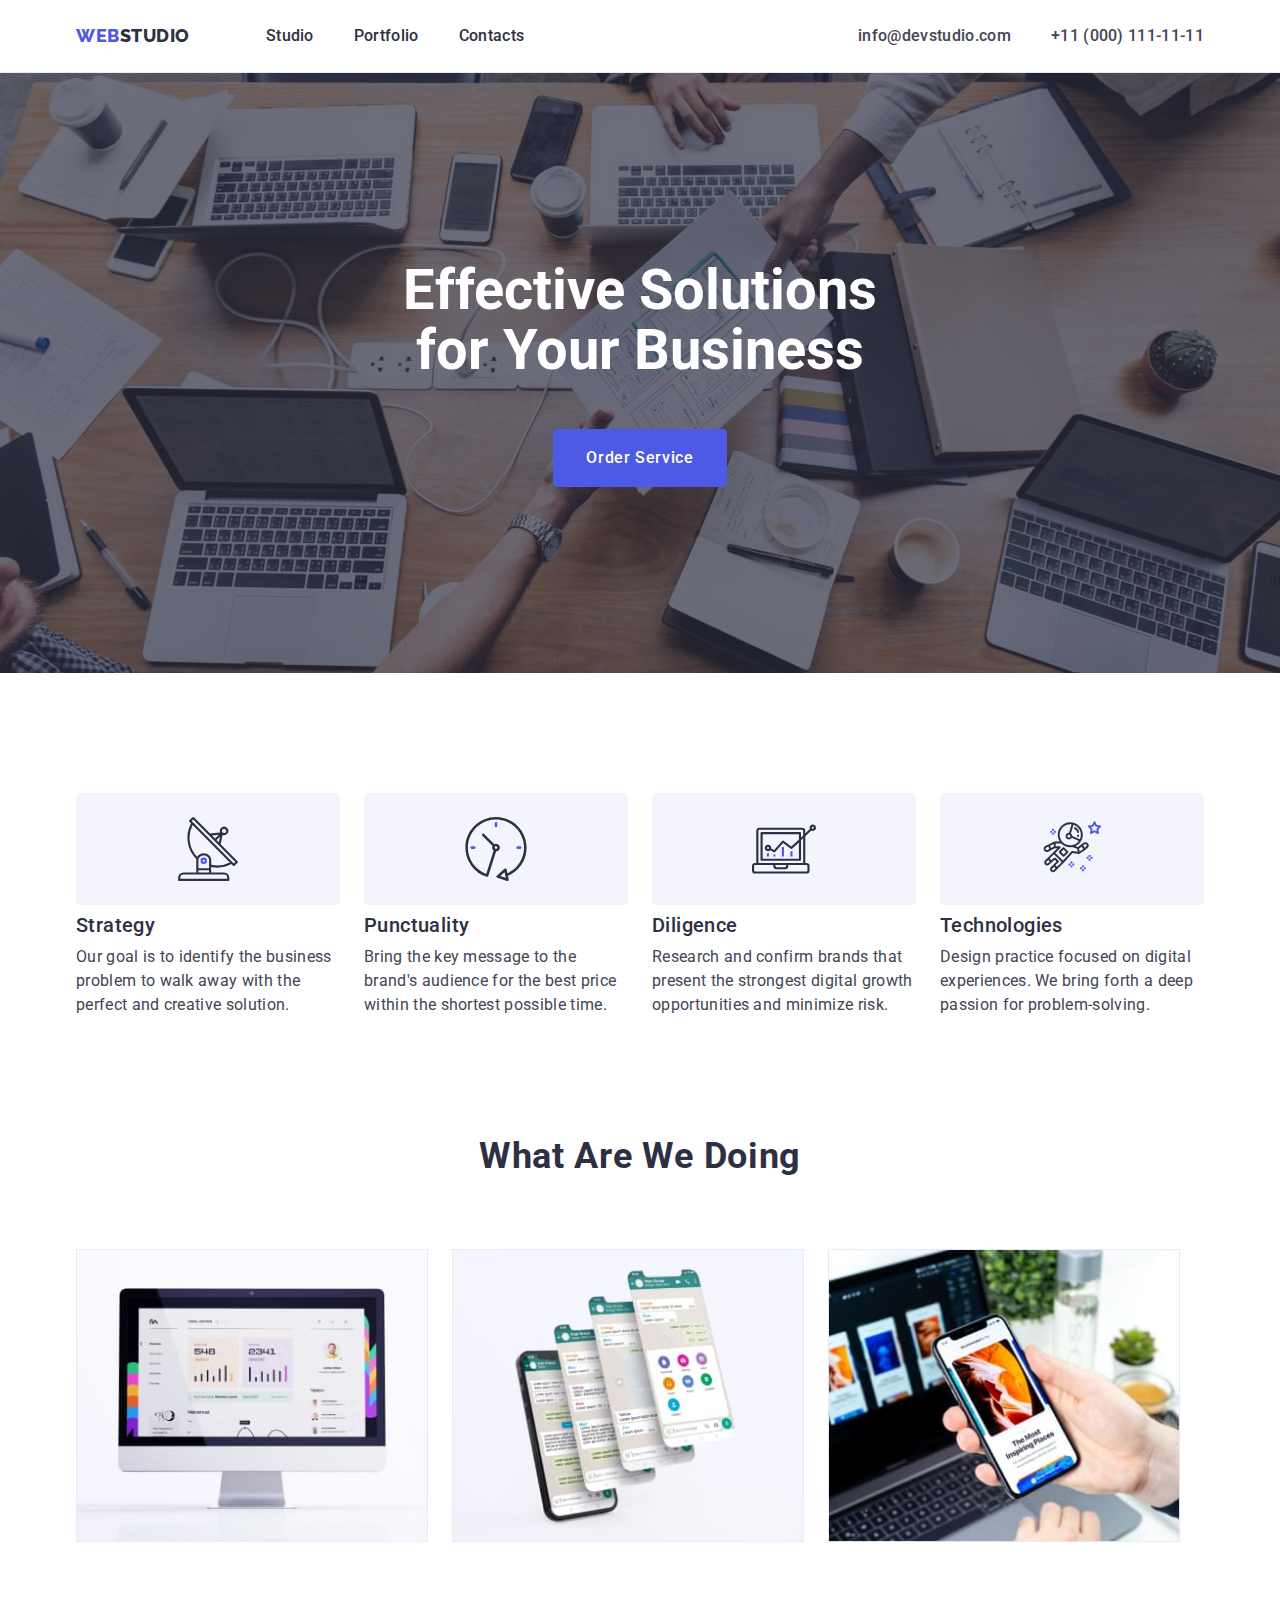
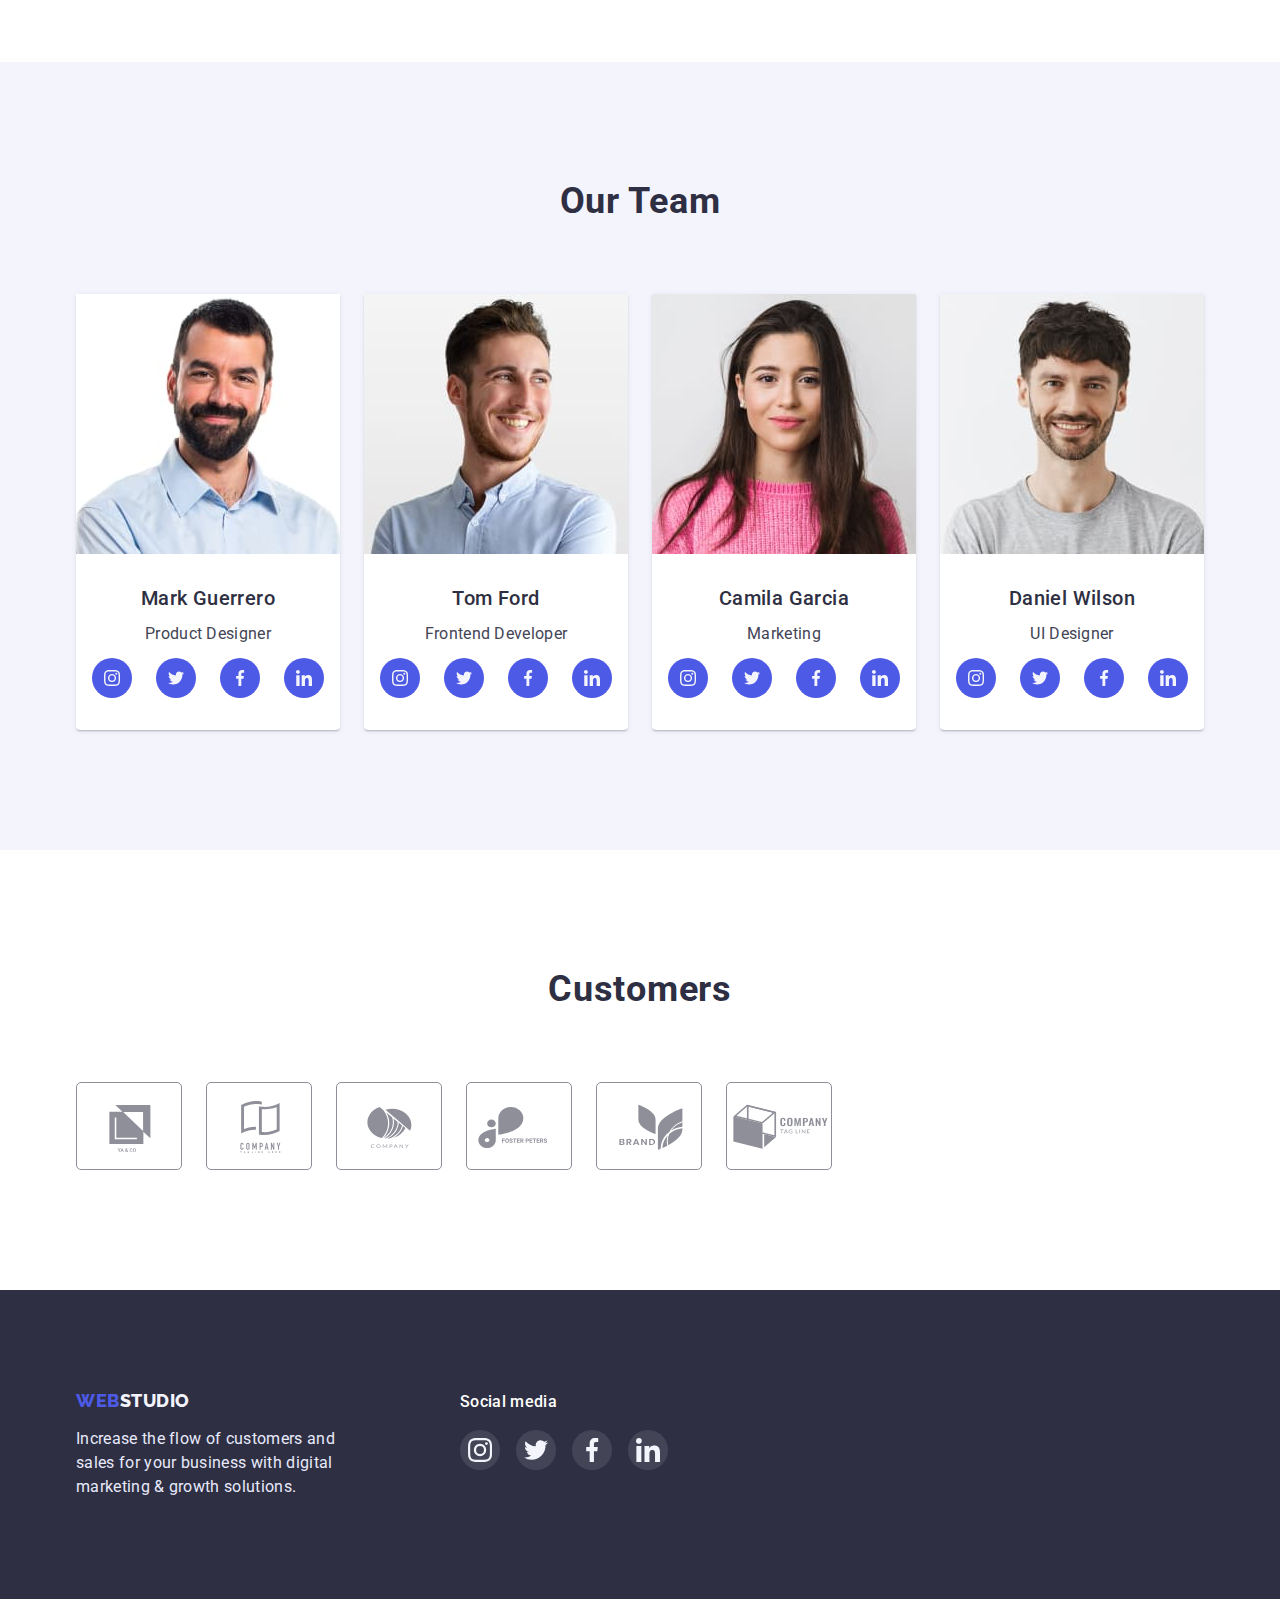
<file: index.html>
<!DOCTYPE html>
<html lang="en">
<head>
    <meta charset="UTF-8">
    <meta http-equiv="X-UA-Compatible" content="IE=edge">
    <meta name="viewport" content="width=device-width, initial-scale=1.0">
    <title>Document</title>
    <link rel="stylesheet" href="https://cdn.jsdelivr.net/npm/modern-normalize@1.1.0/modern-normalize.min.css">
    <link rel="preconnect" href="https://fonts.googleapis.com"/>
    <link rel="preconnect" href="https://fonts.gstatic.com" crossorigin/>
    <link href="https://fonts.googleapis.com/css2?family=Raleway:wght@800&family=Roboto:wght@400;500;700;900&display=swap" rel="stylesheet">
    <link rel="stylesheet" href="./css/styles.css" />   
</head>
<body>
    <header class="header">
    <div class="container">
        <div class ="header-flex">
        <nav class="header-navigation">
            <a class="header-logo link" href="./index.html">
                <span class="logo-color">Web</span>Studio</a>
    
            <ul class="header-list list">
                <li class="header-item">
                    <a class="header-link link" href="./index.html">Studio</a></li>
                <li class="header-item">
                    <a class="header-link link" href="./portfolio.html">Portfolio</a></li>
                <li class="header-item">
                    <a class="header-link link" href="">Contacts</a></li>
            </ul>
        </nav>
        <address class="header-address">
            <ul class="adress-list list">
                <li><a class="header-mailto link" href="mailto:info@devstudio.com">info@devstudio.com</a></li>
                <li><a class="header-tel link" href="tel:+110001111111">+11 (000) 111-11-11</a></li>
            </ul>
        </address>
        </div>
    </div>
    </header>
    <main>
        <section class="hero section">
            <div class="container">
               <h1 class="hero-title">Effective Solutions for Your Business</h1>
               <button class="hero-btn" type="button">Order Service</button>
            </div>
        </section>
        <section class="benefits section">
            <div class="container">
              <h2 class="visually-hidden">Advantages</h2>

               <ul class="benefits-list list">
                 <li class="benefits-item">
                    <div class="benefits-icon">
                        <svg class="benefits-icon-symbol">
                          <use href="./images/icons.svg#icon-antenna"></use>
                        </svg>
                      </div>
                    <h3 class="benefits-subtitle">Strategy</h3>
                    <p class="benefits-text">Our goal is to identify the business problem to walk away with the perfect and creative solution.</p>
                 </li>
                 <li class="benefits-item">
                    <div class="benefits-icon">
                        <svg class="benefits-icon-symbol">
                          <use href="./images/icons.svg#icon-clock"></use>
                        </svg>
                      </div>
                    <h3 class="benefits-subtitle">Punctuality</h3>
                    <p class="benefits-text">Bring the key message to the brand's audience for the best price within the shortest possible time.</p>
                 </li>
                 <li class="benefits-item">
                    <div class="benefits-icon">
                        <svg class="benefits-icon-symbol">
                          <use href="./images/icons.svg#icon-diagram"></use>
                        </svg>
                      </div>
                    <h3 class="benefits-subtitle">Diligence</h3>
                    <p class="benefits-text">Research and confirm brands that present the strongest digital growth opportunities and minimize risk.</p>
                 </li>
                 <li class="benefits-item">
                    <div class="benefits-icon">
                        <svg class="benefits-icon-symbol">
                          <use href="./images/icons.svg#icon-astronaut"></use>
                        </svg>
                      </div>
                    <h3 class="benefits-subtitle">Technologies</h3>
                    <p class="benefits-text">Design practice focused on digital experiences. We bring forth a deep passion for problem-solving.</p>
                 </li>
              </ul>
            </div>
        </section>
        <section class="services section">
            <div class="container">
            <h2 class="services-title">What are we doing</h2>
            <ul class="services-list list">
                <li class="services-item">
                    <img
                    src="./images/computer.jpg" 
                    alt="computer screen"
                    width="360"
                    height="300"
                    />
                </li>
                <li class="services-item">
                    <img
                    src="./images/screen.jpg"
                    alt="phone screenshots"
                    width="360"
                    height="300"
                    />
                </li>
                <li class="services-item">
                    <img 
                    src="./images/telephone.jpg"
                    alt="phone in hand"
                    width="360"
                    height="300"
                    />
                    <li class="services-item">
            </ul>
        </div>
        </section>
        <section class="team section">
            <div class="container">
            <h2 class="team-title">Our Team</h2>
            <ul class="team-list list">
                <li class="team-item">
                    <img 
                    src="./images/mark-guerrero.jpg"
                    alt="Mark Guerrero"
                    width="264"
                    height="260"
                    />
                    <div class="team-name">
                    <h3 class="team-subtitle">Mark Guerrero</h3>
                    <p class="team-text">Product Designer</p>
                    <ul class="team-text-list">
                        <li class="team-text-item">
                            <a class="team-text-link link" href>
                                 <svg clas="team-text-icon" width="16" height="16" >
                                 <use href="./images/icons.svg#icon-instagram">
                                 </use>
                                 </svg>
                            </a>
                        </li>
                        <li class="team-text-item">
                            <a class="team-text-link link" href>
                                <svg clas="team-text-icon" width="16" height="16" >
                                <use href="./images/icons.svg#icon-twitter">
                                </use>
                                </svg>
                            </a>
                        </li>
                        <li class="team-text-item">
                            <a class="team-text-link link" href>
                                <svg clas="team-text-icon" width="16" height="16" >
                                <use href="./images/icons.svg#icon-facebook">
                                </use>
                                </svg>
                            </a>
                        </li>
                        <li class="team-text-item">
                            <a class="team-text-link link" href>
                                <svg clas="team-text-icon" width="16" height="16" >
                                <use href="./images/icons.svg#icon-linkedin">
                                </use>
                                </svg>
                            </a>
                        </li>
                    </ul>
                </div>
                </li>
                <li class="team-item">
                    <img 
                    src="./images/tom-ford.jpg"
                    alt="Tom Ford"
                    width="264"
                    height="260"
                    />
                    <div class="team-name">
                    <h3 class="team-subtitle">Tom Ford</h3>
                    <p class="team-text">Frontend Developer</p>
                    <ul class="team-text-list">
                        <li class="team-text-item link">
                            <a class="team-text-link link" href>
                                 <svg clas="team-text-icon" width="16" height="16" >
                                 <use href="./images/icons.svg#icon-instagram">
                                 </use>
                                 </svg>
                            </a>
                        </li>
                        <li class="team-text-item">
                            <a class="team-text-link link" href>
                                <svg clas="team-text-icon" width="16" height="16" >
                                <use href="./images/icons.svg#icon-twitter">
                                </use>
                                </svg>
                            </a>
                        </li>
                        <li class="team-text-item">
                            <a class="team-text-link link" href>
                                <svg clas="team-text-icon" width="16" height="16" >
                                <use href="./images/icons.svg#icon-facebook">
                                </use>
                                </svg>
                            </a>
                        </li>
                        <li class="team-text-item">
                            <a class="team-text-link link" href>
                                <svg clas="team-text-icon" width="16" height="16" >
                                <use href="./images/icons.svg#icon-linkedin">
                                </use>
                                </svg>
                            </a>
                        </li>
                    </ul>
                </div>
                </li>
                <li class="team-item">
                    <img 
                    src="./images/camila-garcia.jpg"
                    alt="Camila Garcia"
                    width="264"
                    height="260"
                    />
                    <div class="team-name">
                    <h3 class="team-subtitle">Camila Garcia</h3>
                    <p class="team-text">Marketing</p>
                    <ul class="team-text-list">
                        <li class="team-text-item">
                            <a class="team-text-link link" href>
                                 <svg class="team-text-icon" width="16" height="16" >
                                 <use href="./images/icons.svg#icon-instagram">
                                 </use>
                                 </svg>
                            </a>
                        </li>
                        <li class="team-text-item">
                            <a class="team-text-link link" href>
                                <svg class="team-text-icon" width="16" height="16" >
                                <use href="./images/icons.svg#icon-twitter">
                                </use>
                                </svg>
                            </a>
                        </li>
                        <li class="team-text-item">
                            <a class="team-text-link link" href>
                                <svg class="team-text-icon" width="16" height="16" >
                                <use href="./images/icons.svg#icon-facebook">
                                </use>
                                </svg>
                            </a>
                        </li>
                        <li class="team-text-item">
                            <a class="team-text-link link" href>
                                <svg class="team-text-icon" width="16" height="16" >
                                <use href="./images/icons.svg#icon-linkedin">
                                </use>
                                </svg>
                            </a>
                        </li>
                    </ul>
                </div>
                </li>
                <li class="team-item">
                    <img 
                    src="./images/daniel-wilson.jpg"
                    alt="Daniel Wilson"
                    width="264"
                    height="260"
                    />
                    <div class="team-name">
                    <h3 class="team-subtitle">Daniel Wilson</h3>
                    <p class="team-text">UI Designer</p>
                    <ul class="team-text-list">
                        <li class="team-text-item">
                            <a class="team-text-link link" href>
                                 <svg class="team-text-icon" width="16" height="16" >
                                 <use href="./images/icons.svg#icon-instagram">
                                 </use>
                                 </svg>
                            </a>
                        </li>
                        <li class="team-text-item">
                            <a class="team-text-link link" href>
                                <svg class="team-text-icon" width="16" height="16" >
                                <use href="./images/icons.svg#icon-twitter">
                                </use>
                                </svg>
                            </a>
                        </li>
                        <li class="team-text-item">
                            <a class="team-text-link link" href>
                                <svg class="team-text-icon" width="16" height="16" >
                                <use href="./images/icons.svg#icon-facebook">
                                </use>
                                </svg>
                            </a>
                        </li>
                        <li class="team-text-item">
                            <a class="team-text-link link" href>
                                <svg class="team-text-icon" width="16" height="16" >
                                <use href="./images/icons.svg#icon-linkedin">
                                </use>
                                </svg>
                            </a>
                        </li>
                    </ul>
                </div>
                </li>
            </ul>
            </div>
        </section>
        <section class="customers section">
            <div class="container">
            <h2 class="customers-title">Customers</h2>
            <ul class="customers-list list">
                <li class="customers-item">
                    <a class="customers-text-link link" href>
                        <svg class="customers-text-icon" width="104" height="56" >
                        <use href="./images/icons.svg#icon-logo">
                        </use>
                        </svg>
                   </a>
                </li>
                <li class="customers-item">
                    <a class="customers-text-link link" href>
                        <svg class="customers-text-icon" width="104" height="56" >
                        <use href="./images/icons.svg#icon-logo2">
                        </use>
                        </svg>
                    </a>
                </li>
                <li class="customers-item">
                    <a class="customers-text-link link" href>
                        <svg class="customers-text-icon" width="104" height="56" >
                        <use href="./images/icons.svg#icon-logo3">
                        </use>
                        </svg>
                    </a>
                </li>
                <li class="customers-item">
                    <a class="customers-text-link link" href>
                        <svg class="customers-text-icon" width="104" height="56" >
                        <use href="./images/icons.svg#icon-logo4">
                        </use>
                        </svg>
                    </a>
                </li>
                <li class="customers-item">
                    <a class="customers-text-link link" href>
                        <svg class="customers-text-icon" width="104" height="56" >
                        <use href="./images/icons.svg#icon-logo5">
                        </use>
                        </svg>
                    </a>
                </li>
                <li class="customers-item">
                    <a class="customers-text-link link" href>
                        <svg class="customers-text-icon" width="104" height="56" >
                        <use href="./images/icons.svg#icon-logo6">
                        </use>
                        </svg>
                    </a>
                </li>
            </ul>
        </div>
        </section>
    </main>
    <footer class="footer">
        <div class="container footer-container">
            <div class="footer-container-logo">   
               <a class="footer-logo link" href="./index.html">
               <span class="logo-color">Web</span>Studio</a>
               <p class="footer-text">Increase the flow of customers and sales for your business with digital marketing & growth solutions.</p>
            </div>
        <div class="media-footer-container" >
            <p class="media-footer" >Social media</p>
            <ul class="footer-list list" >
                <li class="footer-item" >
                    <a href="" class="footer-link link" 
                    target="_blank"
                    rel="noopener noreferrer"
                    >
                    <svg class="footer-icon" width="24" height="24">
                        <use href="./images/icons.svg#icon-instagram"></use>
                      </svg>
                    </a>

                </li>
                <li class="footer-item" >
                    <a href="" class="footer-link link" 
                    target="_blank"
                    rel="noopener noreferrer"
                    >
                    <svg class="footer-icon" width="24" height="24">
                        <use href="./images/icons.svg#icon-twitter"></use>
                      </svg>
                    </a>
                </li>
                <li class="footer-item" >
                    <a href="" class="footer-link link" 
                    target="_blank"
                    rel="noopener noreferrer"
                    >
                    <svg class="footer-icon" width="24" height="24">
                        <use href="./images/icons.svg#icon-facebook"></use>
                      </svg>
                    </a>
                </li>
                <li class="footer-item" >
                    <a href="" class="footer-link link" 
                    target="_blank"
                    rel="noopener noreferrer"
                    >
                    <svg class="footer-icon" width="24" height="24">
                        <use href="./images/icons.svg#icon-linkedin"></use>
                      </svg>
                    </a>
                </li>
            </ul>
        </div>
    </div>
    </footer>
</body>
</html>
</file>
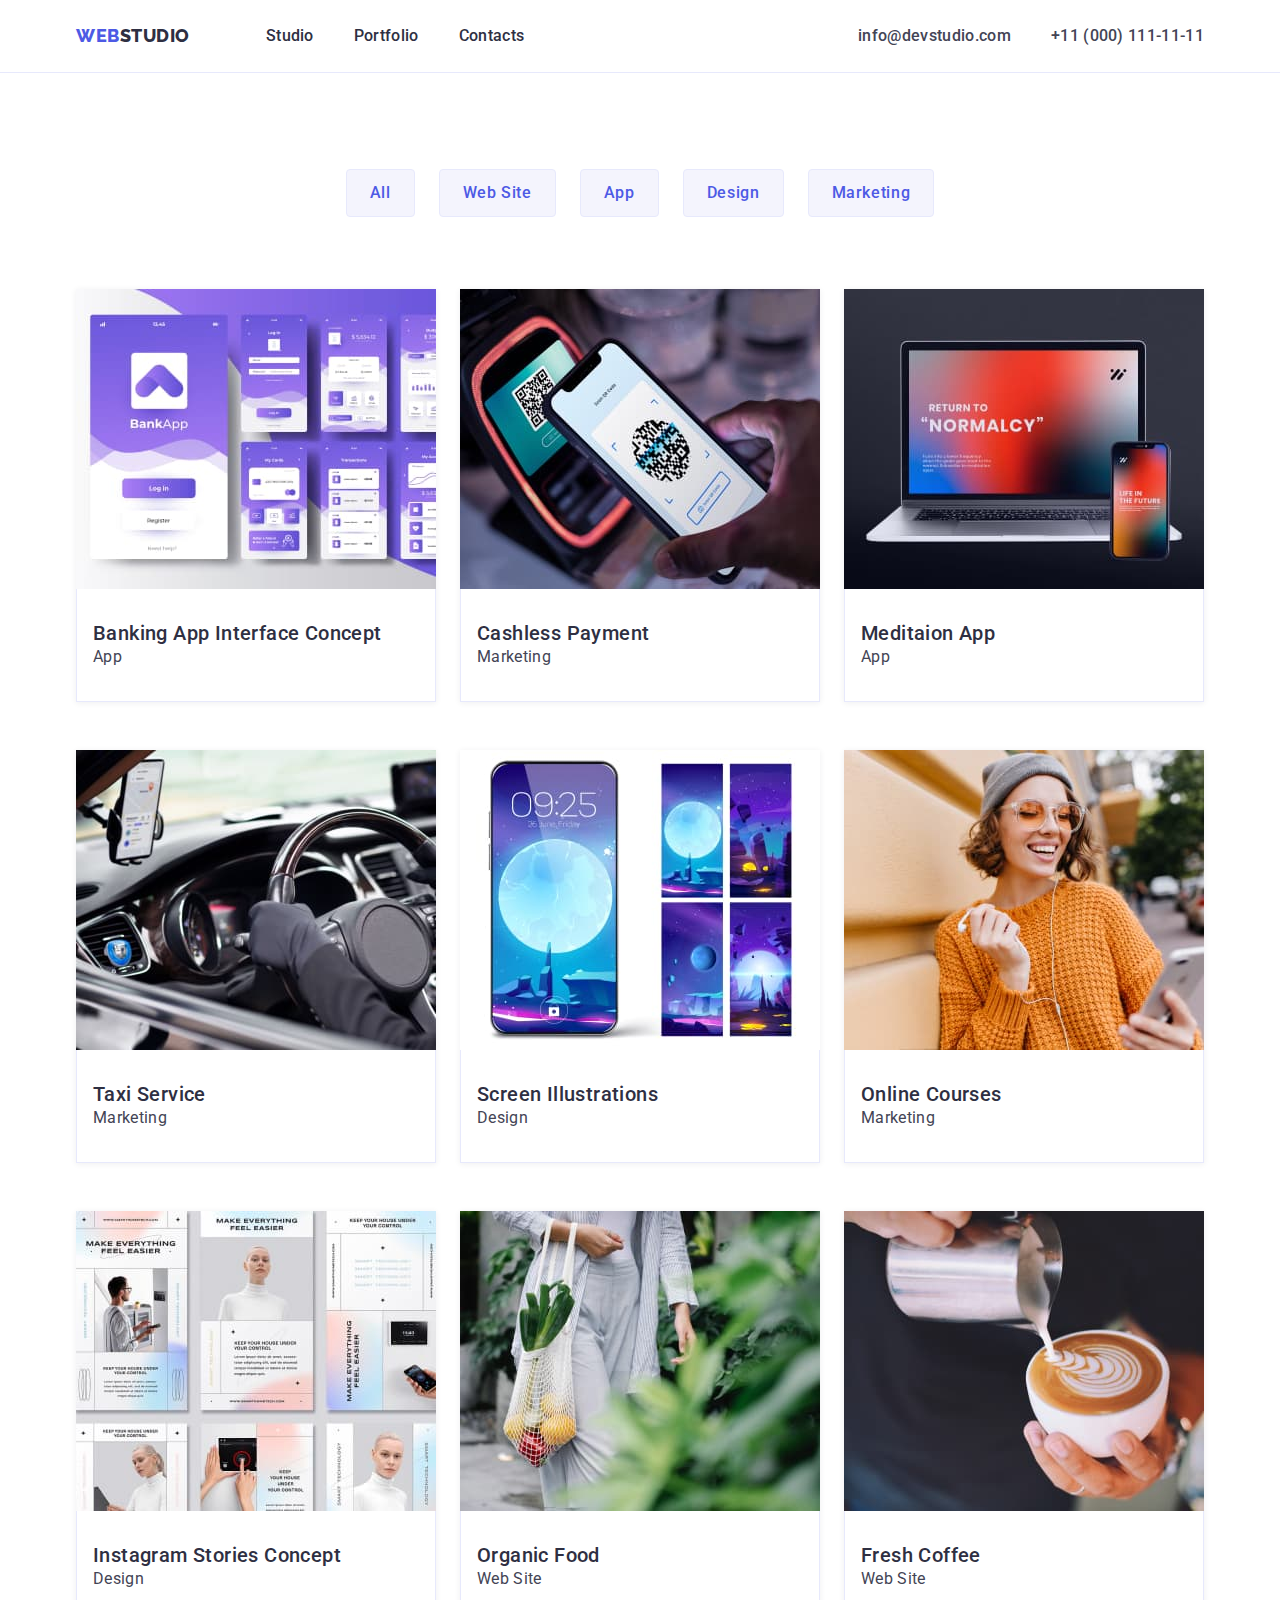
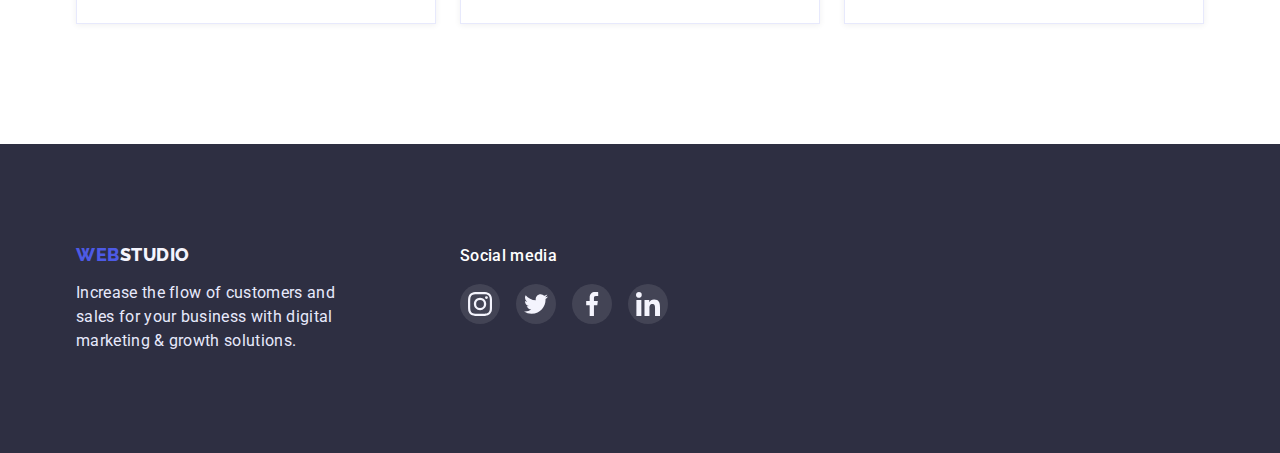
<file: portfolio.html>
<!DOCTYPE html>
<html lang="en">
<head>
    <meta charset="UTF-8">
    <meta http-equiv="X-UA-Compatible" content="IE=edge">
    <meta name="viewport" content="width=device-width, initial-scale=1.0">
    <title>Document</title>
    <link rel="stylesheet" href="https://cdn.jsdelivr.net/npm/modern-normalize@1.1.0/modern-normalize.min.css">
    <link rel="preconnect" href="https://fonts.googleapis.com"/>
    <link rel="preconnect" href="https://fonts.gstatic.com" crossorigin/>
    <link href="https://fonts.googleapis.com/css2?family=Raleway:wght@800&family=Roboto:wght@400;500;700;900&display=swap" rel="stylesheet">
    <link rel="stylesheet" href="./css/styles.css" />
</head>
<body>
    <header class="header">
        <div class="container">
            <div class ="header-flex">
        <nav class="header-navigation">
            <a class="header-logo link" href="./index.html">
                <span class="logo-color">Web</span>Studio</a>
    
            <ul class="header-list list">
                <li class="header-item">
                    <a class="header-link link" href="./index.html">Studio</a></li>
                <li class="header-item">
                    <a class="header-link link" href="./portfolio.html">Portfolio</a></li>
                <li class="header-item">
                    <a class="header-link link" href="">Contacts</a></li>
            </ul>
        </nav>
        <address class="header-address">
            <ul class="adress-list list">
                <li><a class="header-mailto link" href="mailto:info@devstudio.com">info@devstudio.com</a></li>
                <li><a class="header-tel link" href="tel:+110001111111">+11 (000) 111-11-11</a></li>
            </ul>
        </address>
        </div>
        </div>
    </header>
    <main>
        <section class="portfolio section">
            <div class="container">
            <h1 class="visually-hidden">Portfolio</h1>
            <ul class="portfolio-list list">
                <li class="portfolio-item">
                    <button class="portfolio-btn" type="button">All</button></li>
                <li class="portfolio-item">
                    <button class="portfolio-btn" type="button">Web Site</button></li>
                <li class="portfolio-item">
                    <button class="portfolio-btn" type="button">App</button></li>
                <li class="portfolio-item">
                    <button class="portfolio-btn" type="button">Design</button></li>
                <li class="portfolio-item">
                    <button class="portfolio-btn" type="button">Marketing</button></li>
            </ul>

        <ul class="portfolio-list-example list">
            <li class="portfolio-item-example">
                <img src="./images/banking-app.jpg"
                alt="banking app interface concept"
                width="360"
                height="300"
                class="portfolio-item-photo"
                />
                <div class="portfolio-item-text">
                <h2 class="portfolio-subtitle">Banking App Interface Concept</h2>
                <p class="portfolio-text">App</p>
            </div>
            </li>
            <li class="portfolio-item-example">
                <img src="./images/cashless-payment.jpg"
                alt="cashless payment"
                width="360"
                height="300"
                class="portfolio-item-photo"
                />
                <div class="portfolio-item-text">
                <h2 class="portfolio-subtitle">Cashless Payment</h2>
                <p class="portfolio-text">Marketing</p>
            </div>
            </li>
            <li class="portfolio-item-example">
                <img src="./images/meditaion-app.jpg"
                alt="meditaion app"
                width="360"
                height="300"
                class="portfolio-item-photo"
                />
                <div class="portfolio-item-text">
                <h2 class="portfolio-subtitle">Meditaion App</h2>
                <p class="portfolio-text">App</p>
            </div>
            </li>
            <li class="portfolio-item-example">
                <img src="./images/taxi-service.jpg"
                alt="taxi service"
                width="360"
                height="300"
                class="portfolio-item-photo"
                />
                <div class="portfolio-item-text">
                <h2 class="portfolio-subtitle">Taxi Service</h2>
                <p class="portfolio-text">Marketing</p>
            </div>
            </li>
            <li class="portfolio-item-example">
                <img src="./images/screen-illustrations.jpg"
                alt="screen illustrations"
                width="360"
                height="300"
                class="portfolio-item-photo"
                />
                <div class="portfolio-item-text">
                <h2 class="portfolio-subtitle">Screen Illustrations</h2>
                <p class="portfolio-text">Design</p>
            </div>
            </li>
            <li class="portfolio-item-example">
                <img src="./images/online-courses.jpg"
                alt="online courses"
                width="360"
                height="300"
                class="portfolio-item-photo"
                />
                <div class="portfolio-item-text">
                <h2 class="portfolio-subtitle">Online Courses</h2>
                <p class="portfolio-text">Marketing</p>
            </div>
            </li>
            <li class="portfolio-item-example">
                <img src="./images/instagram-stories.jpg"
                alt="instagram stories concept"
                width="360"
                height="300"
                class="portfolio-item-photo"
                />
                <div class="portfolio-item-text">
                <h2 class="portfolio-subtitle">Instagram Stories Concept</h2>
                <p class="portfolio-text">Design</p>
            </div>
            </li>
            <li class="portfolio-item-example">
                <img src="./images/organic-food.jpg"
                alt="organic food"
                width="360"
                height="300"
                class="portfolio-item-photo"
                />
                <div class="portfolio-item-text">
                <h2 class="portfolio-subtitle">Organic Food</h2>
                <p class="portfolio-text">Web Site</p>
            </div>
            </li>
            <li class="portfolio-item-example">
                <img src="./images/fresh-coffee.jpg"
                alt="fresh coffee"
                width="360"
                height="300"
                class="portfolio-item-photo"
                />
                <div class="portfolio-item-text">
                <h2 class="portfolio-subtitle">Fresh Coffee</h2>
                <p class="portfolio-text">Web Site</p>
            </div>
            </li>
        </ul>
      </div>
     </section>
    <footer class="footer">
        <div class="container footer-container">
            <div class="footer-container-logo">   
               <a class="footer-logo link" href="./index.html">
               <span class="logo-color">Web</span>Studio</a>
               <p class="footer-text">Increase the flow of customers and sales for your business with digital marketing & growth solutions.</p>
            </div>
        <div class="media-footer-container" >
            <p class="media-footer" >Social media</p>
            <ul class="footer-list list" >
                <li class="footer-item" >
                    <a href="" class="footer-link link" 
                    target="_blank"
                    rel="noopener noreferrer"
                    >
                    <svg class="footer-icon" width="24" height="24">
                        <use href="./images/icons.svg#icon-instagram"></use>
                      </svg>
                    </a>

                </li>
                <li class="footer-item" >
                    <a href="" class="footer-link link" 
                    target="_blank"
                    rel="noopener noreferrer"
                    >
                    <svg class="footer-icon" width="24" height="24">
                        <use href="./images/icons.svg#icon-twitter"></use>
                      </svg>
                    </a>
                </li>
                <li class="footer-item" >
                    <a href="" class="footer-link link" 
                    target="_blank"
                    rel="noopener noreferrer"
                    >
                    <svg class="footer-icon" width="24" height="24">
                        <use href="./images/icons.svg#icon-facebook"></use>
                      </svg>
                    </a>
                </li>
                <li class="footer-item" >
                    <a href="" class="footer-link link" 
                    target="_blank"
                    rel="noopener noreferrer"
                    >
                    <svg class="footer-icon" width="24" height="24">
                        <use href="./images/icons.svg#icon-linkedin"></use>
                      </svg>
                    </a>
                </li>
            </ul>
        </div>
    </div>
    </footer>
</body>
</html>
</file>
<file: css/styles.css>
:root {
    --title-color: #2E2F42;
    --logo-btn-color: #4D5AE5;
    --hover-focus-color: #404BBF;
    --text-contacts-color: #434455;
    --border-text-color: #E7E9FC;
    --background-color: #F4F4FD;
    --white-color: #ffffff;
}

body {
    font-family: 'Roboto', sans-serif;
    color: var(--title-color);
}

h1,
h2,
h3,
h4,
h5,
h6,
p {
  margin-top: 0;
  margin-bottom: 0;
}

ul,
ol {
    margin-top: 0;
    margin-bottom: 0;
    padding-left: 0;
}

img {
    display: block;
    margin: 0;
    padding: 0;
    max-width: 100%;
    height: auto;

}

address {
    font-style: normal;
}

button {
    cursor: pointer;
}

.link {
    text-decoration: none;
}

.list {
    list-style: none;
}

.visually-hidden {
    position: absolute;
    white-space: nowrap;
    width: 1px;
    height: 1px;
    overflow: hidden;
    border: 0;
    padding: 0;
    clip: rect(0 0 0 0);
    clip-path: inset(50%);
    margin: -1px;
 }

 .logo-color {
    color: var(--logo-btn-color);
 }

 .container {
    width: 1158px;
    /*1128+15*2*/
    padding-left: 15px;
    padding-right: 15px;
    margin: 0 auto;
}

 .header-flex {
    display: flex;
}

.section {
    padding-top: 120px;
    padding-bottom: 120px;
}

/*----HEADER---*/

.header {
    padding-top: 24px;
    padding-bottom: 24px;
    border-bottom: 1px solid var(--border-text-color);
}

.header-navigation {
    display: flex;
}

.header-logo {
    font-family: 'Raleway';
    font-weight: 800;
    font-size: 18px;
    line-height: 1.17;
    display: flex;
    align-items: center;
    letter-spacing: 0.03em;
    text-transform: uppercase;
    color: inherit;

    margin-right: 76px;
}

.header-list {
    display: flex;
    flex-direction: row;
    font-weight: 500;
    font-size: 16px;
    line-height: 1.5;
    letter-spacing: 0.02em;
    list-style: none;
    gap: 40px;
}

.header-item {
    list-style: none;
}

.header-address {
    font-weight: 400;
    font-size: 16px;
    line-height: 1.5;
    letter-spacing: 0.02em;
    display: flex;
    margin-left: auto;

}

.adress-list {
    font-weight: 500;
    font-size: 16px;
    line-height: 1.5;
    letter-spacing: 0.02em;
    list-style: none;
    display: flex;
    gap: 40px;
}

.header-link {
    color: inherit;
    font-weight: 500;
    font-size: 16px;
    line-height: 1.5;
    letter-spacing: 0.02em;
}

.header-link:hover, 
.header-link:focus {
    color: var(--hover-focus-color);
}

.header-mailto {
    font-size: 16px;
    line-height: 1.5;
    letter-spacing: 0.02em;    
    color: var(--text-contacts-color);
}

.header-mailto:hover,
.header-mailto:focus {
    color: var(--hover-focus-color);
}

.header-tel {
    font-size: 16px;
    line-height: 1.5;
    letter-spacing: 0.02em;
    color: var(--text-contacts-color);
}

.header-tel:hover,
.header-tel:focus {
    color: var(--hover-focus-color);
}

/*----HERO---*/

.hero {
    background-color: var(--title-color);

    padding-top: 188px;
    padding-bottom: 188px;
    text-align: center;

    max-width: 1440px;
    height: 600px;
    margin-left: auto;
    margin-right: auto;
    /* outline: 1px solid black; */
    background-image: linear-gradient(
    to right,rgba(46, 47, 66, 0.7), rgba(46, 47, 66, 0.7)), url(../images/office.jpg);
    background-repeat: no-repeat;
    background-position: center;
    background-size: cover;

}

.hero-title {
        max-width: 494px;
        width: 100%;
        height: auto;
        margin-left: auto;
        margin-right: auto;
        margin-bottom: 48px;
        color: var(--white-color);
        font-size: 56px;
        line-height: 1.07;
}

.hero-btn {
    font-family: inherit;
    font-weight: 500;
    font-size: 16px;
    line-height: 1.5;
    display: inline-block;
    align-items: center;
    letter-spacing: 0.04em;
    color: var(--white-color);
    background: var(--logo-btn-color);

    min-width: 169px;
    border-radius: 4px;
    border: 1px solid var(--logo-btn-color);
    padding: 16px 32px;
    cursor: pointer;
}

.hero-btn:hover,
.hero-btn:focus {
    background: var(--hover-focus-color);
    border: 1px solid var(--hover-focus-color);
}

/*----BENEFITS---*/

.benefits-list {
    display: flex;
    column-gap: 24px;
}

.benefits-item {
    list-style: none;
    width: calc(((100% - 72px) / 4));
}

.benefits-subtitle {
    margin-bottom: 8px;
    font-weight: 500;
    font-size: 20px;
    line-height: 1.2;
    letter-spacing: 0.02em;
}
.benefits-text {
    font-size: 16px;
    line-height: 1.5;
    letter-spacing: 0.02em;
    color: var(--text-contacts-color);
}

.benefits-icon {
    display: flex;
    height: 112px;
    background-color: var(--background-color);
    border-radius: 4px;
    justify-content: center;
    align-items: center;
    margin-bottom: 8px;
}

.benefits-icon-symbol {
    width: 64px;
    height: 64px;
}

/*----SERVICES---*/

.services {
    padding-top: 0;
}
.services-title {
    margin-bottom: 72px;
    font-size: 36px;
    line-height: 1.11;
    text-align: center;
    letter-spacing: 0.02em;
    text-transform: capitalize;
}
.services-list {
    display: flex;
}
.services-item:not(:last-child) {
    margin-right: 24px;
}

/*----TEAM---*/

.team {
    background: var(--background-color);
    
}
.team-title {
    margin-bottom: 72px;
    font-size: 36px;
    line-height: 1.11;
    text-align: center;
    letter-spacing: 0.02em;
    text-transform: capitalize;
}
.team-list {
    display: flex;
}
.team-item {
    width: calc((100%-72px)/4);
    margin-right: 24px;
    display: flex;
    flex-direction: column;
    justify-content: center;
    align-items: center;    
    background-color: var(--white-color);
    box-shadow: 0px 1px 6px rgba(46, 47, 66, 0.08), 0px 1px 1px rgba(46, 47, 66, 0.16), 0px 2px 1px rgba(46, 47, 66, 0.08);
    border-radius: 0px 0px 4px 4px;
}

.team-item:nth-last-child(1) {
    margin-right: 0;
}

.team-name {
    display: flex;
    flex-direction: column;
    justify-content: center;
    align-items: center;
    width: 100%;
    gap: 4px;
    padding: 32px 16px;
}

.team-subtitle {
    margin-bottom: 8px;
    font-weight: 500;
    font-size: 20px;
    line-height: 1.2;
    text-align: center;
    letter-spacing: 0.02em;
}
.team-text {
    margin-bottom: 8px;
    font-size: 16px;
    line-height: 1.5;
    text-align: center;
    letter-spacing: 0.02em;
    color: var(--text-contacts-color);
}

.team-text-list {
    display: flex;
    list-style: none;
    gap: 24px;
}

.team-text-item {
    width: 40px;
    height: 40px;
}

.team-text-link {
    width: 100%;
    height: 100%;
    border-radius: 50%;
    display: flex;
    justify-content: center;
    align-items: center;
    background-color: var(--logo-btn-color);
}


.team-text-link:hover,
.team-text-link:focus {
    background-color: var(--hover-focus-color);
}

/*----CUSTOMERS---*/

.customers-title {
    margin-bottom: 72px;
    font-size: 36px;
    line-height: 1.11;
    text-align: center;
    letter-spacing: 0.02em;
    text-transform: capitalize;
}

.customers-list {
    display: flex;
    gap: 24px;
}

.customers-item {
    width: calc((100%-120px)/6);
}

.customers-text-link {
    width: 100%;
    height: 100%;
    border: 1px solid #8E8F99;
    border-radius: 5px;
    display: flex;
    justify-content: center;
    align-items: center;
    color: #8E8F99;
    padding-top: 15px;
    padding-bottom: 15px;
}

.customers-text-icon {
    fill: currentColor;
}

.customers-text-link:is(:hover, :focus) {
    border-color: var(--hover-focus-color);
    color: var(--hover-focus-color);

}

/*----PORTFOLIO---*/

.portfolio {
    padding-top: 96px;
}

.portfolio-list {
    display: flex;
    justify-content: center;
    margin-bottom: 72px;
}

.portfolio-item:not(:last-child) {
    margin-right: 24px;
}

.portfolio-btn {
    font-family: inherit;
    font-weight: 500;
    font-size: 16px;
    line-height: 1.5;
    display: flex;
    align-items: center;
    text-align: center;
    letter-spacing: 0.04em;
    color: var(--logo-btn-color);
    background: var(--background-color);
    padding: 11px 23px;
    border: 1px solid var(--border-text-color);
    border-radius: 4px;
}

.portfolio-btn:hover, 
.portfolio-btn:focus {
    background: var(--hover-focus-color);
    color: var(--white-color);
    border: 1px solid var(--hover-focus-color);
    box-shadow: 0px 3px 1px rgba(0, 0, 0, 0.1), 0px 2px 1px rgba(0, 0, 0, 0.08), 0px 2px 2px rgba(0, 0, 0, 0.12);
}

.portfolio-list-example {
    display: flex;
    flex-wrap: wrap;
    row-gap: 48px;
    column-gap: 24px;
}

.portfolio-item-example {
    flex-basis: calc((100%-(2*24px))/3);
    display: flex;
    flex-direction: column;
    background: var(--white-color);
    box-shadow: 0px 1px 6px rgba(46, 47, 66, 0.08);
}

.portfolio-item-example:hover {
    box-shadow: 0px 1px 6px rgba(46, 47, 66, 0.08), 0px 1px 1px rgba(46, 47, 66, 0.16), 0px 2px 1px rgba(46, 47, 66, 0.08);
}

.portfolio-item-photo {
    display: block;
}

.portfolio-subtitle {
    font-weight: 500;
    font-size: 20px;
    line-height: 1.2;
    letter-spacing: 0.02em;
    color: var(--title-color);
}

.portfolio-item-text {
display: flex;  
flex-direction: column;
width: 100%;
padding: 32px 0 32px 16px;
background-color: var(--white-color);
border-right: 1px solid var(--border-text-color);
border-left: 1px solid var(--border-text-color);
border-bottom: 1px solid var(--border-text-color);
}

.portfolio-text {
    font-size: 16px;
    line-height: 1.5;
    letter-spacing: 0.02em;
    color: var(--text-contacts-color);
}

/*----FOOTER---*/

.footer {
    padding-top: 100px;
    padding-bottom: 100px;
    background: var(--title-color);
}

.footer-logo {
    /* padding-top: 100px; */
    font-family: 'Raleway';
    font-weight: 800;
    font-size: 18px;
    line-height: 1.17;
    display: flex;
    align-items: center;
    letter-spacing: 0.03em;
    text-transform: uppercase;
    color: var(--background-color);
}

.footer-text {
    margin-top: 16px;
    /* padding-bottom: 100px; */
    width: 264px;
    font-size: 16px;
    line-height: 1.5;
    letter-spacing: 0.02em;
    color: var(--border-text-color);
}

.footer-container {
    display: flex;
    gap: 120px;
}

.footer-container-logo {
    display: block;
}

.media-footer-container {
    display: block;
}

.media-footer {
    font-weight: 500;
    font-size: 16px;
    line-height: 1.5;
    letter-spacing: 0.02em;
    color: var(--white-color);
    margin-bottom: 16px;
}

.footer-list{
    display: flex;
    justify-content: center;
    gap: 16px;
}

.footer-item {
    display: inline-block;
    width: 40px;
    height: 40px;
    background-color: rgba(255, 255, 255, 0.1);;
    border-radius: 50%;
    background-repeat: no-repeat;
    background-size:24px;
    background-position: center;
}

.footer-link:hover,
.footer-link:focus {
    background-color: #31D0AA;
    cursor: pointer;
}

.footer-link {
    display: flex;
    width: 100%;
    height: 100%;
    padding: 0;
    border-radius: 50%;
    border: none;
    justify-content: center;
    align-items: center;
}

.footer-icon {
    fill: currentColor;
}
</file>
